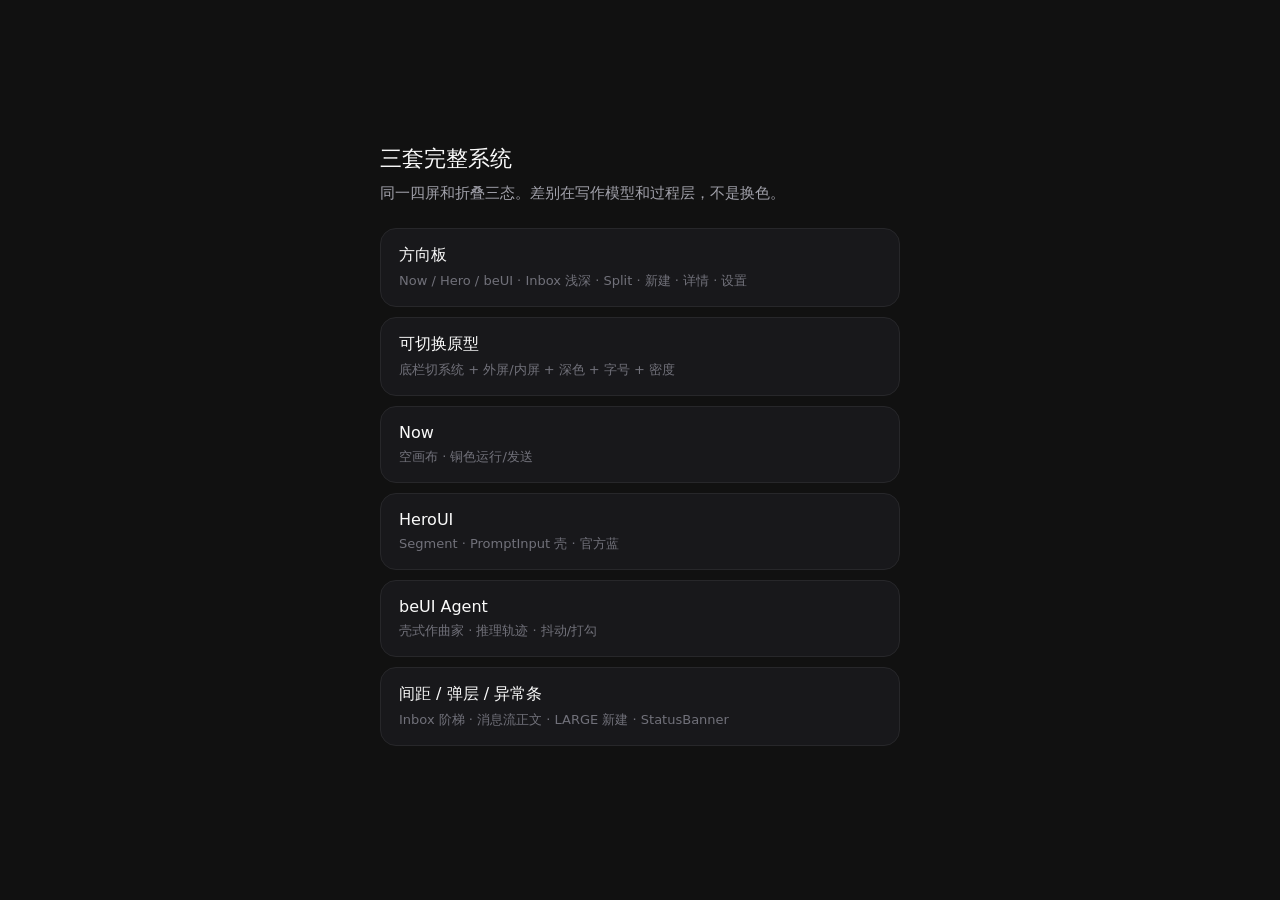
<file: designs/cursor-mobile/index.html>
<!DOCTYPE html>
<html lang="zh-CN">
<head>
  <meta charset="utf-8" />
  <meta name="viewport" content="width=device-width, initial-scale=1" />
  <title>Cursor Mobile · 三套系统</title>
  <style>
    body { margin: 0; min-height: 100vh; background: #111; color: #FAFAFA; font-family: -apple-system, system-ui, sans-serif; display: grid; place-items: center; }
    main { width: min(520px, calc(100% - 40px)); }
    h1 { font-size: 22px; font-weight: 500; margin: 0 0 8px; }
    p { color: #A1A1AA; line-height: 1.5; margin: 0 0 24px; font-size: 15px; }
    a { display: block; background: #18181B; border: 1px solid #27272A; border-radius: 16px; padding: 16px 18px; color: inherit; text-decoration: none; margin-bottom: 10px; }
    a strong { display: block; font-size: 16px; font-weight: 500; margin-bottom: 4px; }
    a span { color: #71717A; font-size: 13px; }
  </style>
</head>
<body>
  <main>
    <h1>三套完整系统</h1>
    <p>同一四屏和折叠三态。差别在写作模型和过程层，不是换色。</p>
    <a href="systems.html"><strong>方向板</strong><span>Now / Hero / beUI · Inbox 浅深 · Split · 新建 · 详情 · 设置</span></a>
    <a href="App.html"><strong>可切换原型</strong><span>底栏切系统 + 外屏/内屏 + 深色 + 字号 + 密度</span></a>
    <a href="Now.html"><strong>Now</strong><span>空画布 · 铜色运行/发送</span></a>
    <a href="Hero.html"><strong>HeroUI</strong><span>Segment · PromptInput 壳 · 官方蓝</span></a>
    <a href="Be.html"><strong>beUI Agent</strong><span>壳式作曲家 · 推理轨迹 · 抖动/打勾</span></a>
    <a href="polish.html"><strong>间距 / 弹层 / 异常条</strong><span>Inbox 阶梯 · 消息流正文 · LARGE 新建 · StatusBanner</span></a>
  </main>
</body>
</html>
</file>
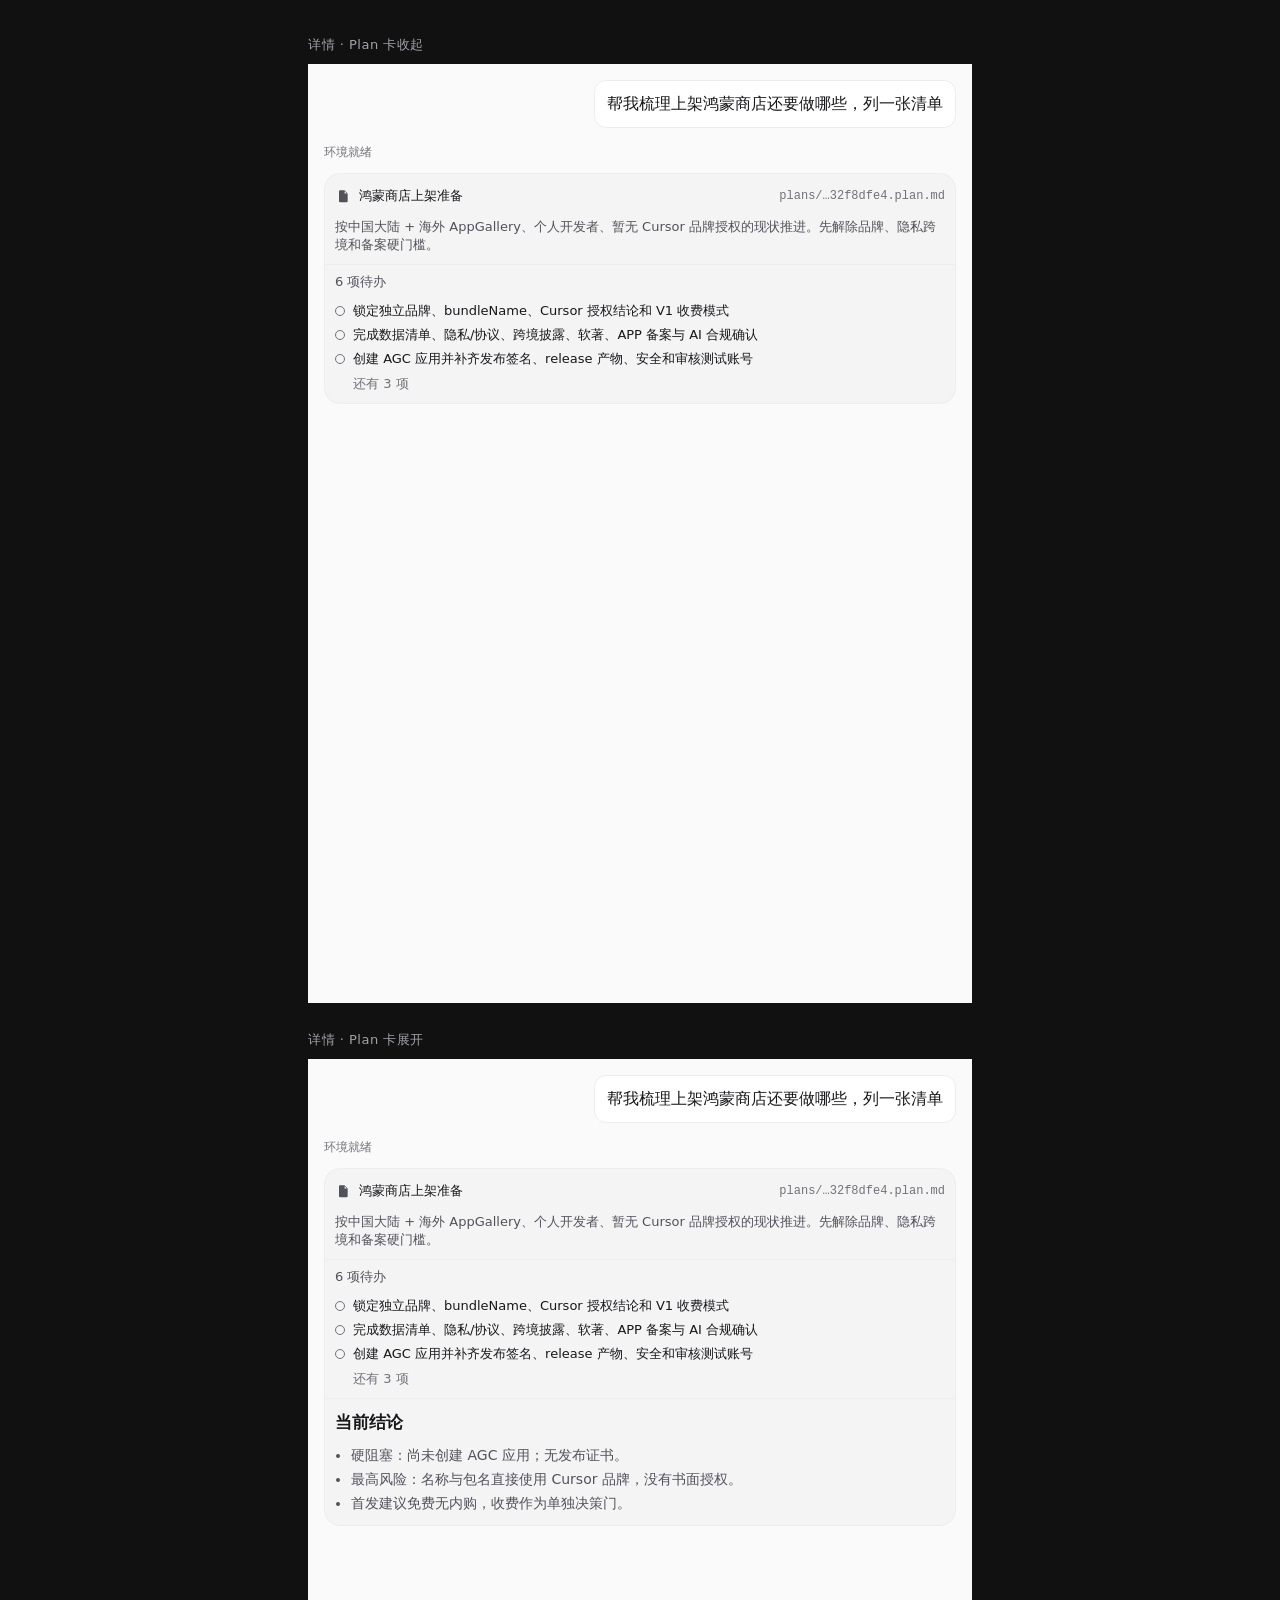
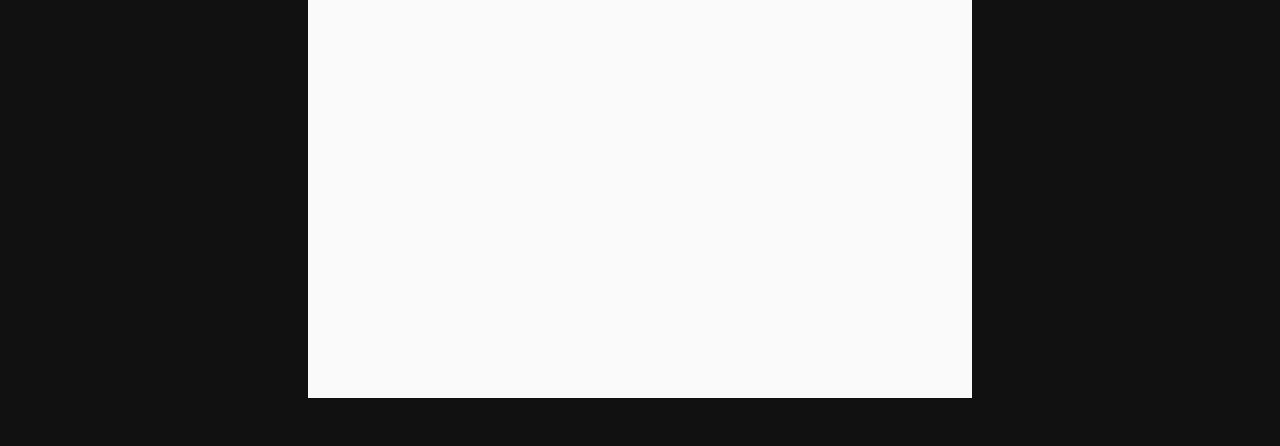
<file: designs/cursor-mobile/plan-card.html>
<!DOCTYPE html>
<html lang="zh-CN" data-theme="app" data-sys="be" data-mode="light">
<head>
  <meta charset="utf-8" />
  <meta name="viewport" content="width=device-width, initial-scale=1, viewport-fit=cover" />
  <title>Plan 卡 · 折叠 / 展开</title>
  <link rel="stylesheet" href="tokens.css" />
  <style>
    body {
      margin: 0;
      background: #111;
      color: #FAFAFA;
      font-family: var(--font-ui);
    }
    .board {
      display: grid;
      grid-template-columns: repeat(2, 664px);
      gap: 28px;
      justify-content: center;
      padding: 36px 24px 48px;
    }
    .col { display: flex; flex-direction: column; gap: 10px; }
    .col h2 {
      margin: 0;
      font-size: 13px;
      font-weight: 500;
      color: #A1A1AA;
      letter-spacing: .04em;
    }
    .phone {
      width: 664px;
      height: 939px;
      background: var(--bg);
      color: var(--ink);
      overflow: hidden;
    }
    .feed {
      padding: 16px 16px 24px;
      display: flex;
      flex-direction: column;
      gap: 12px;
    }
    .user {
      align-self: flex-end;
      max-width: 78%;
      background: var(--bg1);
      border: 1px solid var(--line);
      border-radius: 12px;
      padding: 10px 12px;
      font-size: var(--t-prose);
      line-height: var(--lh-prose);
    }
    .env {
      font-size: var(--t-micro);
      color: var(--ink3);
      padding-top: 4px;
    }
    .plan {
      background: var(--bg2);
      border: 1px solid var(--line);
      border-radius: 16px;
      overflow: hidden;
    }
    .plan-h {
      display: flex;
      align-items: center;
      justify-content: space-between;
      gap: 8px;
      min-height: 28px;
      padding: 8px 10px;
      cursor: pointer;
    }
    .plan-h-l {
      display: flex;
      align-items: center;
      gap: 8px;
      min-width: 0;
    }
    .plan-ico {
      width: 16px;
      height: 16px;
      flex-shrink: 0;
      color: var(--ink2);
    }
    .plan-title {
      font-size: var(--t-caption);
      font-weight: 500;
      color: var(--ink);
      white-space: nowrap;
      overflow: hidden;
      text-overflow: ellipsis;
    }
    .plan-path {
      font-family: var(--font-mono);
      font-size: var(--t-micro);
      color: var(--ink3);
      white-space: nowrap;
      flex-shrink: 0;
    }
    .plan-ov {
      padding: 0 10px 10px;
      font-size: var(--t-caption);
      line-height: var(--lh-caption);
      color: var(--ink2);
    }
    .plan-todos {
      border-top: 1px solid var(--line);
      padding: 8px 10px 10px;
    }
    .plan-todos-h {
      font-size: var(--t-caption);
      color: var(--ink2);
      margin-bottom: 8px;
    }
    .todo {
      display: flex;
      align-items: flex-start;
      gap: 8px;
      font-size: var(--t-caption);
      line-height: 18px;
      color: var(--ink);
      padding: 3px 0;
    }
    .dot {
      width: 10px;
      height: 10px;
      margin-top: 4px;
      border: 1px solid var(--ink3);
      border-radius: 99px;
      flex-shrink: 0;
      box-sizing: border-box;
    }
    .dot.done {
      background: var(--ink);
      border-color: var(--ink);
    }
    .more {
      font-size: var(--t-caption);
      color: var(--ink3);
      padding: 4px 0 0 18px;
    }
    .body {
      border-top: 1px solid var(--line);
      padding: 10px;
      font-size: var(--t-prose);
      line-height: var(--lh-prose);
      color: var(--ink);
    }
    .body h2 {
      margin: 0 0 8px;
      font-size: var(--t-headline);
      font-weight: 700;
      color: var(--ink);
      letter-spacing: 0;
    }
    .body ul {
      margin: 0;
      padding: 0 0 0 16px;
      color: var(--ink2);
      font-size: var(--t-callout);
      line-height: var(--lh-list);
    }
    @media (max-width: 1400px) {
      .board { grid-template-columns: 664px; }
    }
  </style>
</head>
<body>
  <div class="board">
    <div class="col">
      <h2>详情 · Plan 卡收起</h2>
      <div class="phone" data-theme="app">
        <div class="feed">
          <div class="user">帮我梳理上架鸿蒙商店还要做哪些，列一张清单</div>
          <div class="env">环境就绪</div>
          <article class="plan">
            <div class="plan-h">
              <div class="plan-h-l">
                <svg class="plan-ico" viewBox="0 0 24 24" fill="currentColor" aria-hidden="true">
                  <path d="M7 3.5h7.2L19 8.3V20a1.5 1.5 0 0 1-1.5 1.5h-10A1.5 1.5 0 0 1 6 20V5A1.5 1.5 0 0 1 7.5 3.5H7zm7.4 1.2v3.4h3.4l-3.4-3.4zM9 12.2h6v1.3H9v-1.3zm0 3.2h6v1.3H9V15.4z"/>
                </svg>
                <div class="plan-title">鸿蒙商店上架准备</div>
              </div>
              <div class="plan-path">plans/…32f8dfe4.plan.md</div>
            </div>
            <div class="plan-ov">按中国大陆 + 海外 AppGallery、个人开发者、暂无 Cursor 品牌授权的现状推进。先解除品牌、隐私跨境和备案硬门槛。</div>
            <div class="plan-todos">
              <div class="plan-todos-h">6 项待办</div>
              <div class="todo"><span class="dot"></span>锁定独立品牌、bundleName、Cursor 授权结论和 V1 收费模式</div>
              <div class="todo"><span class="dot"></span>完成数据清单、隐私/协议、跨境披露、软著、APP 备案与 AI 合规确认</div>
              <div class="todo"><span class="dot"></span>创建 AGC 应用并补齐发布签名、release 产物、安全和审核测试账号</div>
              <div class="more">还有 3 项</div>
            </div>
          </article>
        </div>
      </div>
    </div>
    <div class="col">
      <h2>详情 · Plan 卡展开</h2>
      <div class="phone" data-theme="app">
        <div class="feed">
          <div class="user">帮我梳理上架鸿蒙商店还要做哪些，列一张清单</div>
          <div class="env">环境就绪</div>
          <article class="plan">
            <div class="plan-h">
              <div class="plan-h-l">
                <svg class="plan-ico" viewBox="0 0 24 24" fill="currentColor" aria-hidden="true">
                  <path d="M7 3.5h7.2L19 8.3V20a1.5 1.5 0 0 1-1.5 1.5h-10A1.5 1.5 0 0 1 6 20V5A1.5 1.5 0 0 1 7.5 3.5H7zm7.4 1.2v3.4h3.4l-3.4-3.4zM9 12.2h6v1.3H9v-1.3zm0 3.2h6v1.3H9V15.4z"/>
                </svg>
                <div class="plan-title">鸿蒙商店上架准备</div>
              </div>
              <div class="plan-path">plans/…32f8dfe4.plan.md</div>
            </div>
            <div class="plan-ov">按中国大陆 + 海外 AppGallery、个人开发者、暂无 Cursor 品牌授权的现状推进。先解除品牌、隐私跨境和备案硬门槛。</div>
            <div class="plan-todos">
              <div class="plan-todos-h">6 项待办</div>
              <div class="todo"><span class="dot"></span>锁定独立品牌、bundleName、Cursor 授权结论和 V1 收费模式</div>
              <div class="todo"><span class="dot"></span>完成数据清单、隐私/协议、跨境披露、软著、APP 备案与 AI 合规确认</div>
              <div class="todo"><span class="dot"></span>创建 AGC 应用并补齐发布签名、release 产物、安全和审核测试账号</div>
              <div class="more">还有 3 项</div>
            </div>
            <div class="body">
              <h2>当前结论</h2>
              <ul>
                <li>硬阻塞：尚未创建 AGC 应用；无发布证书。</li>
                <li>最高风险：名称与包名直接使用 Cursor 品牌，没有书面授权。</li>
                <li>首发建议免费无内购，收费作为单独决策门。</li>
              </ul>
            </div>
          </article>
        </div>
      </div>
    </div>
  </div>
</body>
</html>
</file>
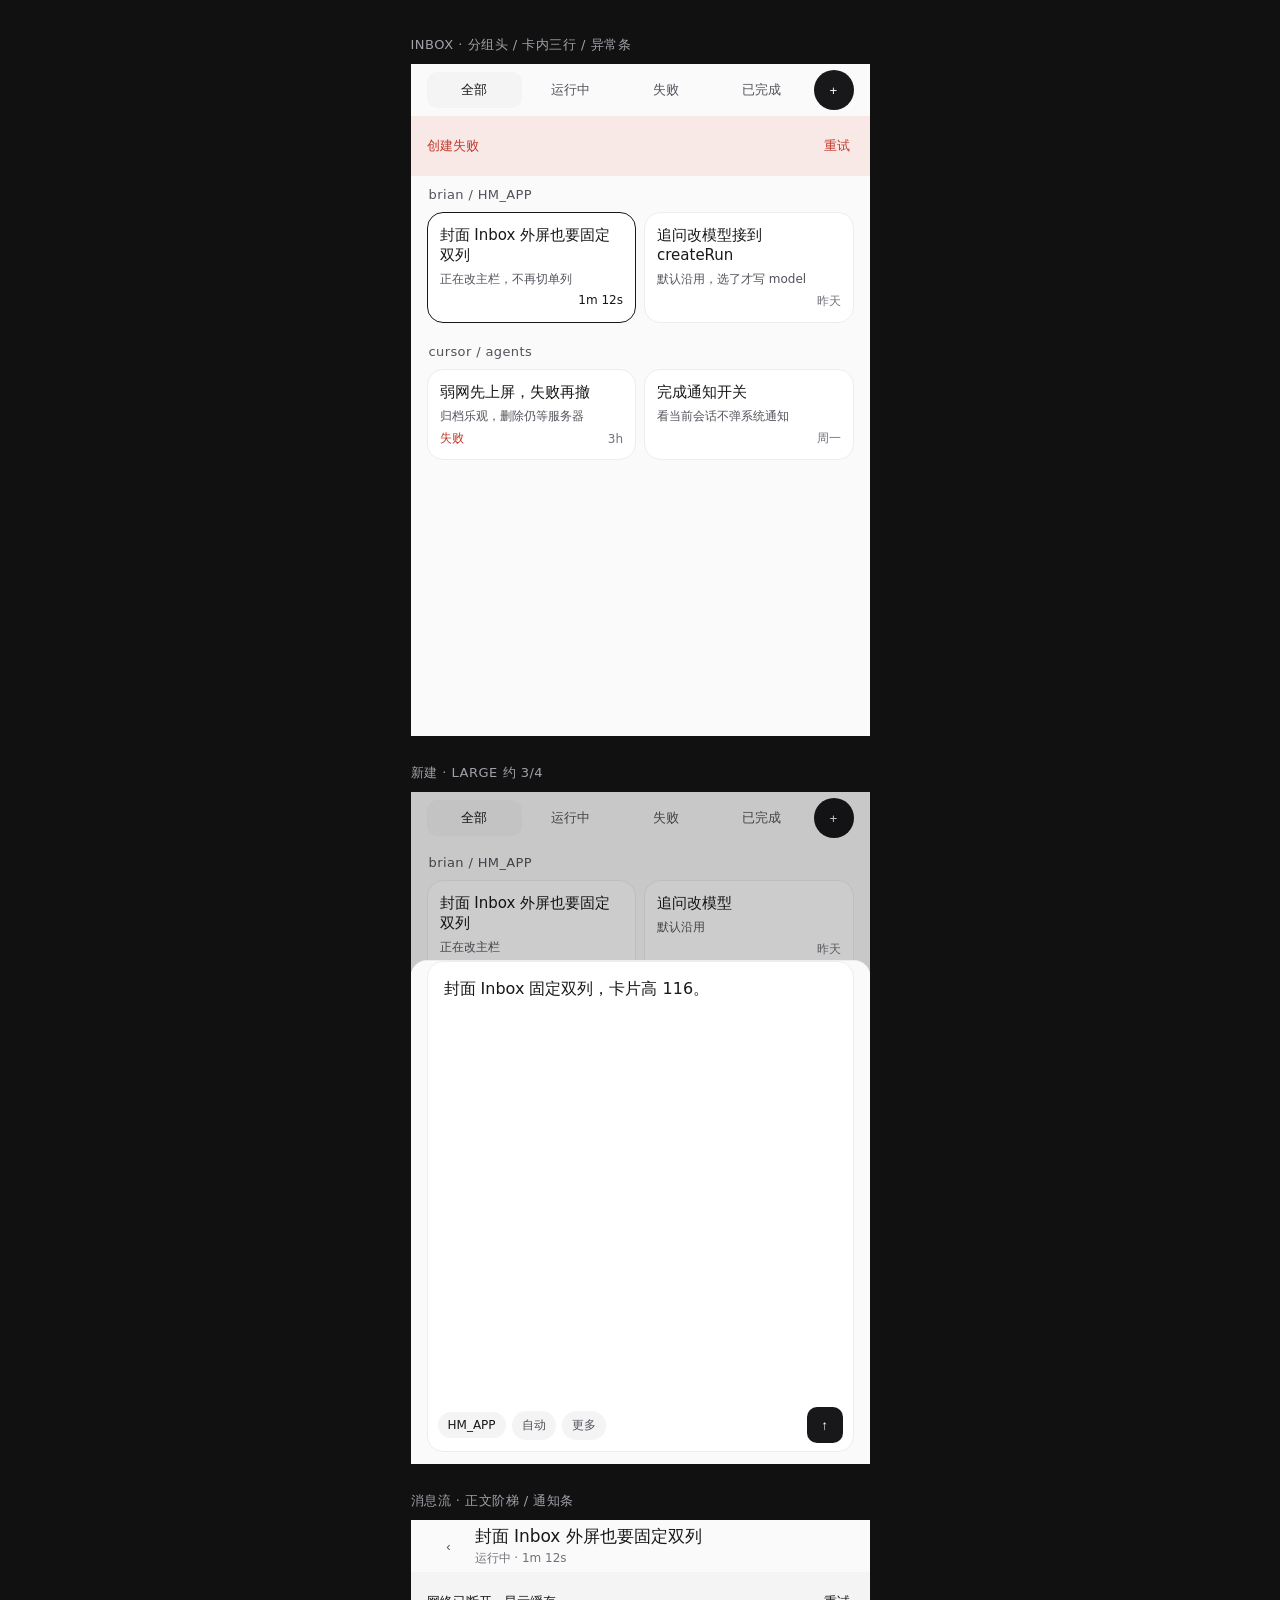
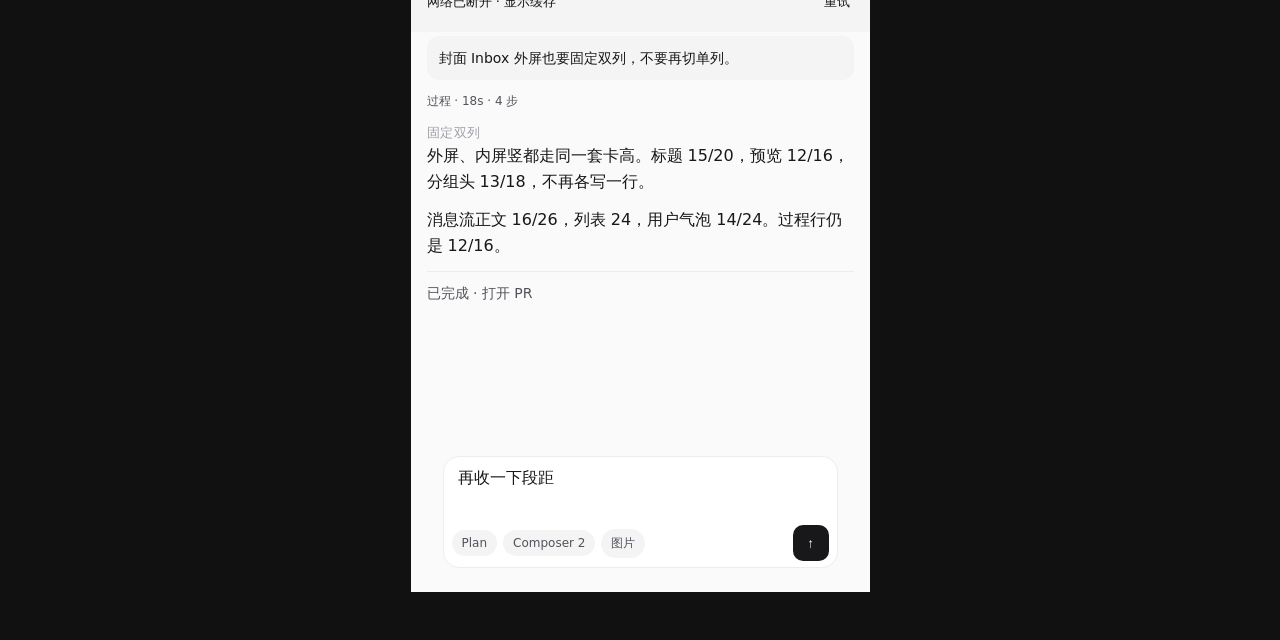
<file: designs/cursor-mobile/polish.html>
<!DOCTYPE html>
<html lang="zh-CN" data-theme="app" data-sys="be" data-mode="light">
<head>
  <meta charset="utf-8" />
  <meta name="viewport" content="width=device-width, initial-scale=1, viewport-fit=cover" />
  <title>间距 · 弹层 · 异常条</title>
  <link rel="stylesheet" href="tokens.css" />
  <link rel="stylesheet" href="app.css" />
  <style>
    body { margin: 0; background: #111; color: #FAFAFA; font-family: -apple-system, system-ui, sans-serif; }
    .board { display: grid; grid-template-columns: repeat(3, 459px); gap: 28px; justify-content: center; padding: 36px 24px 48px; }
    .col { display: flex; flex-direction: column; gap: 10px; }
    .col h2 { margin: 0; font-size: 13px; font-weight: 500; color: #A1A1AA; letter-spacing: .04em; }
    .phone { width: 459px; height: 672px; background: var(--bg); overflow: hidden; border-radius: 0; }
    @media (max-width: 1500px) {
      .board { grid-template-columns: 459px; }
    }
  </style>
</head>
<body>
  <div class="board">
    <div class="col">
      <h2>INBOX · 分组头 / 卡内三行 / 异常条</h2>
      <div class="phone" data-theme="app" data-sys="be">
        <div class="screen">
          <div class="chrome">
            <div class="be-filters">
              <span class="be-pill"></span>
              <button class="seg on">全部</button>
              <button class="seg">运行中</button>
              <button class="seg">失败</button>
              <button class="seg">已完成</button>
            </div>
            <div class="chrome-actions">
              <button class="plus round" aria-label="新建">+</button>
            </div>
          </div>
          <div class="banner danger">
            <span style="flex:1">创建失败</span>
            <button class="act" type="button">重试</button>
          </div>
          <div class="inbox-scroll">
            <div class="group">
              <div class="group-h">brian / HM_APP</div>
              <div class="grid">
                <div class="card" data-running="1">
                  <div class="card-top"><div class="card-title">封面 Inbox 外屏也要固定双列</div></div>
                  <div class="card-sub">正在改主栏，不再切单列</div>
                  <div class="card-foot"><span class="time" style="color:var(--run)">1m 12s</span></div>
                </div>
                <div class="card">
                  <div class="card-top"><div class="card-title">追问改模型接到 createRun</div></div>
                  <div class="card-sub">默认沿用，选了才写 model</div>
                  <div class="card-foot"><span class="time">昨天</span></div>
                </div>
              </div>
            </div>
            <div class="group">
              <div class="group-h">cursor / agents</div>
              <div class="grid">
                <div class="card">
                  <div class="card-top"><div class="card-title">弱网先上屏，失败再撤</div></div>
                  <div class="card-sub">归档乐观，删除仍等服务器</div>
                  <div class="card-foot"><span class="st" style="color:var(--err)">失败</span><span class="time">3h</span></div>
                </div>
                <div class="card">
                  <div class="card-top"><div class="card-title">完成通知开关</div></div>
                  <div class="card-sub">看当前会话不弹系统通知</div>
                  <div class="card-foot"><span class="time">周一</span></div>
                </div>
              </div>
            </div>
          </div>
        </div>
      </div>
    </div>

    <div class="col">
      <h2>新建 · LARGE 约 3/4</h2>
      <div class="phone" data-theme="app" data-sys="be">
        <div class="screen">
          <div class="chrome">
            <div class="be-filters">
              <span class="be-pill"></span>
              <button class="seg on">全部</button>
              <button class="seg">运行中</button>
              <button class="seg">失败</button>
              <button class="seg">已完成</button>
            </div>
            <div class="chrome-actions">
              <button class="plus round">+</button>
            </div>
          </div>
          <div class="inbox-scroll">
            <div class="group">
              <div class="group-h">brian / HM_APP</div>
              <div class="grid">
                <div class="card"><div class="card-top"><div class="card-title">封面 Inbox 外屏也要固定双列</div></div><div class="card-sub">正在改主栏</div><div class="card-foot"><span class="time">1m</span></div></div>
                <div class="card"><div class="card-top"><div class="card-title">追问改模型</div></div><div class="card-sub">默认沿用</div><div class="card-foot"><span class="time">昨天</span></div></div>
              </div>
            </div>
          </div>
          <button class="sheet-mask" type="button" aria-label="关闭"></button>
          <div class="sheet large">
            <div class="screen">
              <div class="prompt-shell fill">
                <textarea class="prompt-ta" placeholder="新任务：目标和约束">封面 Inbox 固定双列，卡片高 116。</textarea>
                <div class="prompt-tools">
                  <button class="chip warn">HM_APP</button>
                  <button class="chip">自动</button>
                  <button class="chip">更多</button>
                  <button class="send on" style="margin-left:auto" aria-label="发送">↑</button>
                </div>
              </div>
            </div>
          </div>
        </div>
      </div>
    </div>

    <div class="col">
      <h2>消息流 · 正文阶梯 / 通知条</h2>
      <div class="phone" data-theme="app" data-sys="be">
        <div class="screen">
          <div class="bar">
            <button class="icon-btn">‹</button>
            <div class="bar-mid">
              <div class="bar-title">封面 Inbox 外屏也要固定双列</div>
              <div class="bar-sub">运行中 · 1m 12s</div>
            </div>
          </div>
          <div class="banner info">
            <span style="flex:1">网络已断开 · 显示缓存</span>
            <button class="act" type="button">重试</button>
          </div>
          <div class="timeline">
            <div class="bubble user">封面 Inbox 外屏也要固定双列，不要再切单列。</div>
            <button class="layer-row" type="button">
              <span class="layer-k">过程 · 18s · 4 步</span>
            </button>
            <div class="answer">
              <h2>固定双列</h2>
              <p>外屏、内屏竖都走同一套卡高。标题 15/20，预览 12/16，分组头 13/18，不再各写一行。</p>
              <p>消息流正文 16/26，列表 24，用户气泡 14/24。过程行仍是 12/16。</p>
            </div>
            <div class="outcome">已完成 · 打开 PR</div>
          </div>
          <div class="prompt-bar">
            <div class="prompt-shell">
              <textarea class="prompt-ta" placeholder="追问…">再收一下段距</textarea>
              <div class="prompt-tools">
                <button class="chip">Plan</button>
                <button class="chip">Composer 2</button>
                <button class="chip">图片</button>
                <button class="send on" style="margin-left:auto">↑</button>
              </div>
            </div>
          </div>
        </div>
      </div>
    </div>
  </div>
</body>
</html>
</file>
<file: designs/cursor-mobile/tokens.css>
:root, [data-theme="app"] {
  --bg: #FAFAFA;
  --bg1: #FFFFFF;
  --bg2: #F4F4F5;
  --ink: #18181B;
  --ink2: #52525B;
  --ink3: #71717A;
  --line: #EDEDF0;
  --accent: #C45C26;
  --accent-soft: #F3E0D2;
  --accent-on: #FFFCF6;
  --err: #C0392B;
  --run: #C45C26;
  --field: #FFFFFF;
  --radius-card: 16px;
  --radius-chip: 12px;
  --radius-field: 10px;
  --pad: 16px;
  --icon: 22px;
  --hit: 44px;
  --t-headline: 17px;
  --t-prose: 16px;
  --t-body: 15px;
  --t-callout: 14px;
  --t-caption: 13px;
  --t-micro: 12px;
  --lh-title: 28px;
  --lh-body: 20px;
  --lh-prose: 26px;
  --lh-list: 24px;
  --lh-caption: 18px;
  --lh-micro: 16px;
  --track-group: 0.03em;
  --card-pad: 12px;
  --sec: 12px;
  --w-reg: 400;
  --w-med: 500;
  --font-ui: Geist, -apple-system, BlinkMacSystemFont, "HarmonyOS Sans", system-ui, sans-serif;
  --font-mono: "Geist Mono", ui-monospace, SFMono-Regular, Menlo, monospace;
}

[data-theme="app"][data-mode="dark"] {
  --bg: #191919;
  --bg1: #202020;
  --bg2: #2A2A2A;
  --ink: #E6E6E6;
  --ink2: #9B9B9B;
  --ink3: #6F6F6F;
  --line: #2F2F2F;
  --accent: #E6E6E6;
  --accent-soft: #2F2F2F;
  --accent-on: #191919;
  --err: #E06B63;
  --run: #E6E6E6;
  --field: #202020;
}

[data-type="large"] {
  --t-headline: 19px;
  --t-prose: 18px;
  --t-body: 17px;
  --t-callout: 16px;
  --t-caption: 15px;
  --t-micro: 13px;
  --lh-title: 30px;
  --lh-body: 22px;
  --lh-prose: 28px;
  --lh-list: 26px;
  --lh-caption: 20px;
  --lh-micro: 18px;
}

[data-density="compact"] {
  --card-pad: 10px;
  --pad: 12px;
  --sec: 8px;
}

[data-density="comfortable"] {
  --card-pad: 12px;
  --pad: 16px;
  --sec: 12px;
}

[data-sys="hero"] {
  --accent: #0485F7;
  --accent-soft: #E6F2FE;
  --accent-on: #FFFFFF;
  --run: #0485F7;
}

[data-sys="hero"][data-mode="dark"] {
  --accent: #3B9EFF;
  --accent-soft: #0B2A4A;
  --accent-on: #061018;
  --run: #3B9EFF;
}

[data-sys="be"] {
  --accent: #18181B;
  --accent-soft: #F4F4F5;
  --accent-on: #FAFAFA;
  --run: #18181B;
}

[data-sys="be"][data-mode="dark"] {
  --accent: #E6E6E6;
  --accent-soft: #2F2F2F;
  --accent-on: #191919;
  --run: #E6E6E6;
}
</file>
<file: designs/cursor-mobile/app.css>
* { box-sizing: border-box; }
.screen, .theme-frame {
  font-family: var(--font-ui, Geist, -apple-system, BlinkMacSystemFont, "HarmonyOS Sans", system-ui, sans-serif);
  font-weight: var(--w-reg);
  color: var(--ink);
}
.screen { display: flex; flex-direction: column; height: 100%; background: var(--bg); position: relative; }
.chrome, .bar {
  display: flex; align-items: center; gap: 4px;
  padding: 4px var(--pad) 4px;
  flex: 0 0 auto; min-height: var(--hit);
}
.filters { display: flex; gap: 2px; flex: 1; min-width: 0; }
.seg {
  border: 0; background: transparent; color: var(--ink2);
  font-size: var(--t-caption); font-weight: var(--w-reg);
  padding: 0 10px; height: var(--hit); border-radius: 10px; cursor: pointer;
}
.seg.on { background: var(--bg2); color: var(--ink); font-weight: var(--w-med); }
.chrome-actions { display: flex; align-items: center; }
.icon-btn, .plus, .send {
  border: 0; background: transparent; color: var(--ink2);
  width: var(--hit); height: var(--hit); border-radius: 12px;
  cursor: pointer; display: grid; place-items: center; padding: 0;
}
.plus, .send.on { background: var(--accent); color: var(--accent-on); }
.send:not(.on) { color: var(--ink3); }
.bar-title {
  font-size: var(--t-headline); font-weight: var(--w-med); flex: 1; min-width: 0;
  overflow: hidden; text-overflow: ellipsis; white-space: nowrap;
}
.bar-mid { flex: 1; min-width: 0; }
.bar-sub { font-size: var(--t-micro); color: var(--ink3); margin-top: 2px; }
.inbox-scroll { flex: 1; overflow: auto; padding: 2px var(--pad) 16px; }
.inbox-scroll.fit { overflow: hidden; }
.group { margin-bottom: var(--sec); }
.group-h {
  font-size: var(--t-caption); line-height: var(--lh-caption);
  color: var(--ink2); font-weight: var(--w-med);
  letter-spacing: var(--track-group);
  padding: 8px 2px 8px;
}
.grid { display: grid; grid-template-columns: 1fr 1fr; gap: 8px; }
.list { display: flex; flex-direction: column; gap: 4px; }
.card, .row {
  text-align: left; background: var(--bg1); border: 1px solid var(--line);
  border-radius: var(--radius-card); padding: var(--card-pad);
  display: flex; flex-direction: column; gap: 6px;
  cursor: pointer; color: inherit; font-family: inherit;
}
.row { border-radius: 12px; min-height: 0; padding: 10px 12px; gap: 4px; }
.card[data-running="1"], .row[data-running="1"] { border-color: var(--run); }
.row[data-on="1"] { background: var(--bg2); }
.card-top { display: flex; align-items: flex-start; gap: 8px; }
.card-title {
  font-size: var(--t-body); font-weight: var(--w-med); line-height: var(--lh-body);
  flex: 1; min-width: 0;
  display: -webkit-box; -webkit-line-clamp: 2; -webkit-box-orient: vertical; overflow: hidden;
}
.row .card-title { -webkit-line-clamp: 1; }
.card-sub {
  font-size: var(--t-micro); color: var(--ink2); line-height: var(--lh-micro);
  display: -webkit-box; -webkit-line-clamp: 2; -webkit-box-orient: vertical; overflow: hidden;
}
.card-foot { display: flex; align-items: center; gap: 8px; font-size: var(--t-micro); color: var(--ink3); }
.search-bar { flex: 1; display: flex; align-items: center; gap: 8px; min-width: 0; }
.search-bar input {
  flex: 1; min-width: 0; height: 36px; border: 0; background: var(--bg2);
  border-radius: 10px; padding: 0 12px; font-size: var(--t-callout);
  color: var(--ink); font-family: inherit; outline: none;
}
.search-bar input::placeholder { color: var(--ink3); }
.text-btn {
  border: 0; background: transparent; color: var(--ink2);
  font-size: var(--t-caption); font-family: inherit; cursor: pointer; padding: 0;
  flex: 0 0 auto;
}
.empty { font-size: var(--t-caption); color: var(--ink3); padding: 28px 4px; }
.empty-act { margin-top: 10px; color: var(--ink); }
.pr { font-weight: var(--w-med); color: var(--ink); }
.time { margin-left: auto; }
.st { font-weight: var(--w-med); }
.canvas {
  flex: 1; border: 0; resize: none; background: transparent;
  padding: 8px 20px 12px; font-size: var(--t-headline); line-height: var(--lh-prose);
  color: var(--ink); font-family: inherit; outline: none; font-weight: var(--w-reg);
}
.canvas.flush { padding-left: var(--pad); padding-right: var(--pad); }
.canvas::placeholder { color: var(--ink3); }
.canvas-pad { flex: 1; display: flex; }
.chip-row { display: flex; gap: 8px; overflow-x: auto; padding: 8px var(--pad) 12px; scrollbar-width: none; }
.chip-row.tight { padding: 0 0 8px; }
.chip {
  flex: 0 0 auto; font-size: var(--t-micro); color: var(--ink2);
  background: var(--bg2); padding: 6px 10px; border-radius: 999px;
  border: 0; font-family: inherit; cursor: pointer; font-weight: var(--w-reg);
}
.chip.warn { color: var(--accent); background: var(--accent-soft); }
.chip.on { background: var(--ink); color: var(--bg); }
.timeline { flex: 1; overflow: auto; padding: 4px var(--pad) 8px; }
.timeline .answer { margin-top: 8px; }
.bubble.user {
  background: var(--bg2); border-radius: 12px; padding: 10px 12px;
  font-size: var(--t-callout); line-height: var(--lh-list); color: var(--ink);
  margin-bottom: 8px;
}
.run-h {
  display: flex; justify-content: center; align-items: center; gap: 10px;
  font-size: var(--t-micro); color: var(--ink3); margin: 4px 0 6px;
}
.elapsed { color: var(--ink2); font-variant-numeric: tabular-nums; }
.layer-row {
  width: 100%; display: flex; align-items: baseline; gap: 8px;
  background: transparent; border: 0; padding: 5px 0;
  font-size: var(--t-micro); color: var(--ink3);
  font-family: inherit; cursor: pointer; text-align: left;
}
.layer-k { font-weight: var(--w-med); color: var(--ink2); flex: 0 0 auto; }
.layer-live {
  flex: 1; min-width: 0; overflow: hidden;
  text-overflow: ellipsis; white-space: nowrap;
}
.layer-body {
  font-size: var(--t-micro); color: var(--ink3); line-height: var(--lh-micro);
  padding: 0 0 8px;
}
.layer-body .mono { font-family: ui-monospace, SFMono-Regular, Menlo, monospace; padding: 2px 0; }
.now {
  font-size: var(--t-caption); color: var(--run); font-weight: var(--w-med);
  padding: 6px 0 8px;
}
.work { display: flex; flex-wrap: wrap; gap: 6px; margin: 6px 0 16px; }
.work.live { margin-top: 0; }
.file-pill {
  font-size: var(--t-micro); color: var(--ink); background: var(--bg2);
  padding: 5px 8px; border-radius: 8px;
  font-family: ui-monospace, SFMono-Regular, Menlo, monospace;
  border: 0; cursor: default;
}
.file-pill.branch { color: var(--ink2); cursor: pointer; }
.file-pill.act {
  cursor: pointer; font-weight: var(--w-med);
  background: var(--ink); color: var(--bg);
  font-family: inherit;
}
.answer { margin-top: 10px; }
.answer p {
  font-size: var(--t-prose); line-height: var(--lh-prose);
  color: var(--ink); margin: 0 0 12px;
}
.answer h2 {
  font-size: var(--t-headline); font-weight: var(--w-med);
  line-height: var(--lh-body); margin: 18px 0 8px;
}
.answer ul { margin: 0 0 12px; padding: 0 0 0 18px; }
.answer li {
  font-size: var(--t-prose); line-height: var(--lh-prose);
  margin: 0 0 6px;
}
.answer code {
  font-family: ui-monospace, SFMono-Regular, Menlo, monospace;
  font-size: 13px; background: var(--bg2); padding: 1px 5px; border-radius: 4px;
}
.code {
  background: var(--bg2); border-radius: 10px; margin: 4px 0 14px; overflow: hidden;
}
.code-h {
  display: flex; justify-content: space-between;
  font-size: var(--t-micro); color: var(--ink3); padding: 6px 10px;
}
.code pre {
  margin: 0; padding: 4px 10px 12px;
  font-size: 13px; line-height: 19px; color: var(--ink);
  font-family: ui-monospace, SFMono-Regular, Menlo, monospace;
  white-space: pre-wrap;
}
.outcome {
  display: flex; align-items: center; gap: 8px;
  margin-top: 8px; padding-top: 12px; border-top: 1px solid var(--line);
  font-size: var(--t-callout); line-height: var(--lh-caption); color: var(--ink2);
}
.composer, .prompt-row, .signal-compose {
  display: flex; align-items: center; gap: 6px;
  padding: 8px var(--pad) 14px;
}
.prompt-bar { padding: 8px var(--pad) 14px; }
.field {
  flex: 1; background: var(--field); border: 1px solid var(--line);
  border-radius: var(--radius-field); height: 40px;
  display: flex; align-items: center; padding: 0 10px;
  color: var(--ink3); font-size: var(--t-callout);
}
.set-list { padding: 4px var(--pad) 20px; display: flex; flex-direction: column; gap: 4px; overflow: auto; }
.set-card { background: var(--bg1); border: 1px solid var(--line); border-radius: 16px; padding: 14px; }
.set-card.tight { padding: 4px 14px; }
.set-row {
  display: flex; justify-content: space-between; align-items: center;
  width: 100%; font-size: var(--t-body); min-height: 48px;
  background: transparent; border: 0; color: inherit; font-family: inherit; cursor: pointer; padding: 0;
}
.set-row.static { cursor: default; }
.set-lab { display: flex; flex-direction: column; align-items: flex-start; gap: 2px; text-align: left; }
.set-hint { font-size: var(--t-micro); color: var(--ink3); font-weight: var(--w-reg); }
.set-k { font-size: var(--t-caption); color: var(--ink2); margin: 12px 2px 4px; }
.set-list > .set-k:first-child { margin-top: 4px; }
.set-v { font-size: var(--t-callout); }
.set-id { display: flex; justify-content: space-between; align-items: flex-start; gap: 12px; }
.set-who { font-size: var(--t-micro); color: var(--ink3); margin-top: 4px; }
.mono { font-family: ui-monospace, SFMono-Regular, Menlo, monospace; }
.dim { color: var(--ink3); }
.theme-row { display: flex; gap: 8px; flex-wrap: wrap; }
.split { display: flex; height: 100%; width: 100%; }
.split-master { width: 38%; min-width: 0; height: 100%; border-right: 1px solid var(--line); }
.split-detail { flex: 1; min-width: 0; height: 100%; }

.filters.track {
  background: var(--bg2); border-radius: 12px; padding: 2px; gap: 0;
}
.filters.track .seg { height: 40px; border-radius: 10px; }
.filters.track .seg.on { background: var(--bg1); }
.plus.round { border-radius: 999px; width: 40px; height: 40px; }
.split-master .icon-btn { width: 40px; height: 40px; }
.split-master .plus.round { width: 36px; height: 36px; }
.split-master .be-filters .seg { padding: 0 2px; }

.prompt-shell {
  margin: 0 var(--pad) 12px;
  background: var(--bg1);
  border: 1px solid var(--line);
  border-radius: 16px;
  padding: 10px 10px 8px;
}
.prompt-shell.fill {
  flex: 1; display: flex; flex-direction: column; min-height: 0;
}
.prompt-shell:not(.fill) { padding: 6px 8px 6px; margin-bottom: 10px; }
.prompt-shell:not(.fill) .prompt-ta { min-height: 36px; padding: 2px 6px 4px; }
.prompt-ta {
  width: 100%; min-height: 48px; max-height: 180px;
  border: 0; resize: none; background: transparent;
  font-size: var(--t-prose); line-height: var(--lh-prose); color: var(--ink);
  font-family: inherit; outline: none; padding: 4px 6px 8px;
}
.prompt-shell.fill .prompt-ta { flex: 1; max-height: none; min-height: 120px; }
.prompt-ta::placeholder { color: var(--ink3); }
.prompt-tools { display: flex; align-items: center; gap: 6px; }
.prompt-tools span { display: flex; align-items: center; gap: 6px; }
.prompt-tools .send, .prompt-tools .send.on { width: 36px; height: 36px; border-radius: 10px; }
.prompt-tools .send.stop { background: var(--ink); color: var(--bg); }
.prompt-shell.shake { animation: be-shake .45s ease; }
@keyframes be-shake {
  0%, 100% { transform: translateX(0); }
  16% { transform: translateX(-6px); }
  32% { transform: translateX(6px); }
  48% { transform: translateX(-4px); }
  64% { transform: translateX(4px); }
  80% { transform: translateX(-2px); }
}
.be-check {
  width: 20px; height: 20px; color: var(--ink); margin-left: auto;
}
.be-check path {
  fill: none; stroke: currentColor; stroke-width: 2.5;
  stroke-linecap: round; stroke-linejoin: round;
  stroke-dasharray: 28; stroke-dashoffset: 28;
  animation: be-draw .35s ease-out forwards;
}
@keyframes be-draw { to { stroke-dashoffset: 0; } }
.prompt-tools .be-check { margin-left: auto; }
.new-pad { flex: 1; min-height: 0; padding: 8px var(--pad); }
.be-steps { padding: 0 0 8px 2px; }
.be-step {
  font-size: var(--t-micro); color: var(--ink3); line-height: 18px;
  padding: 3px 0;
}
.sys-tag { font-size: var(--t-micro); color: var(--ink3); padding: 0 var(--pad) 4px; }

[data-sys="be"] .card,
[data-sys="be"] .row {
  transition: transform .18s ease;
}
[data-sys="be"] .card:active,
[data-sys="be"] .row:active { transform: scale(0.98); }
[data-sys="be"] .time { font-variant-numeric: tabular-nums; }

.be-filters {
  position: relative;
  display: grid;
  grid-template-columns: repeat(4, 1fr);
  flex: 1; min-width: 0;
}
.be-pill {
  position: absolute; top: 4px; bottom: 4px; left: 0;
  width: 25%;
  background: var(--bg2);
  border-radius: 10px;
  transition: transform .22s ease;
  pointer-events: none;
}
.be-filters .seg { position: relative; z-index: 1; width: 100%; padding: 0 4px; }
.be-filters .seg.on { background: transparent; }

.be-shimmer { animation: be-dim 1.2s ease-in-out infinite; }
@keyframes be-dim {
  0%, 100% { opacity: 1; }
  50% { opacity: .42; }
}
.be-kind { color: var(--ink3); margin-right: 6px; }
.be-actions {
  display: flex; gap: 6px; padding: 0 0 8px;
  animation: be-rise .2s ease;
}
@keyframes be-rise {
  from { opacity: 0; transform: translateY(4px); }
  to { opacity: 1; transform: none; }
}
.follow { display: flex; flex-direction: column; gap: 4px; margin: 10px 0 2px; }
.follow button {
  text-align: left; border: 0; background: var(--bg2); color: var(--ink);
  font-size: var(--t-callout); line-height: 20px;
  padding: 7px 10px; border-radius: 10px;
  font-family: inherit; cursor: pointer;
}
.be-sw {
  width: 44px; height: 26px; border: 0; border-radius: 999px;
  background: var(--bg2); position: relative; cursor: pointer; padding: 0;
  transition: background .2s ease;
}
.be-sw.on { background: var(--ink); }
.be-sw-thumb {
  position: absolute; top: 3px; left: 3px;
  width: 20px; height: 20px; border-radius: 50%;
  background: var(--bg1);
  transition: transform .22s cubic-bezier(.2, .8, .2, 1);
}
.be-sw.on .be-sw-thumb { transform: translateX(18px); }
.prompt-ta.auto { overflow: hidden; }
.layer-open {
  max-height: 160px; overflow: hidden;
  animation: be-open .22s ease;
}
@keyframes be-open {
  from { max-height: 0; opacity: 0; }
  to { max-height: 160px; opacity: 1; }
}
.fail-row {
  display: flex; align-items: baseline; justify-content: space-between;
  gap: 12px; padding: 4px 0 12px;
  font-size: var(--t-callout);
}
.fail-row .why { color: var(--err); font-weight: var(--w-med); }
.sheet-mask { position: absolute; inset: 0; z-index: 8; border: 0; background: rgba(0,0,0,.2); padding: 0; }
.sheet {
  position: absolute; left: 0; right: 0; bottom: 0; z-index: 9;
  background: var(--bg1); border-top: 1px solid var(--line);
  padding: 6px var(--pad) 14px;
}
.sheet.large {
  height: 75%;
  border-radius: 16px 16px 0 0;
  padding: 0;
  display: flex;
  flex-direction: column;
  overflow: hidden;
}
.sheet.large .screen { height: 100%; }
.banner {
  display: flex; align-items: center; gap: 8px;
  width: 100%; min-height: 44px;
  padding: 8px var(--pad);
  font-size: var(--t-caption); line-height: var(--lh-caption);
  border: 0; text-align: left; font-family: inherit;
}
.banner.info { background: var(--bg2); color: var(--ink); }
.banner.warn { background: var(--accent-soft); color: var(--ink); }
.banner.danger { background: #F8E8E6; color: var(--err); }
[data-mode="dark"] .banner.danger { background: #3A2220; }
.banner .act {
  flex: 0 0 auto; border: 0; background: transparent;
  color: inherit; font-size: var(--t-caption); font-weight: var(--w-med);
  font-family: inherit; cursor: pointer; padding: 0 4px;
  min-height: 44px;
}
.sheet-item {
  display: block; width: 100%; height: 48px; border: 0; background: transparent;
  text-align: left; font-size: var(--t-body); color: var(--ink);
  font-family: inherit; cursor: pointer; padding: 0;
}
.sheet-item.danger { color: var(--err); }
.toast {
  position: absolute; left: 50%; bottom: 72px; transform: translateX(-50%);
  z-index: 10; background: var(--ink); color: var(--bg);
  font-size: var(--t-micro); padding: 6px 12px; border-radius: 999px;
  white-space: nowrap;
}
.swap-box { margin-top: 12px; display: flex; flex-direction: column; align-items: flex-start; gap: 8px; }
.set-field {
  width: 100%; height: 40px; border: 1px solid var(--line); border-radius: 10px;
  padding: 0 10px; font-size: var(--t-callout); background: var(--field);
  color: var(--ink); font-family: inherit; outline: none;
}
@media (prefers-reduced-motion: reduce) {
  .be-shimmer, .prompt-shell.shake, .be-check path,
  .be-pill, .be-sw-thumb, .be-actions, .layer-open,
  [data-sys="be"] .card, [data-sys="be"] .row { animation: none; transition: none; }
}
</file>
